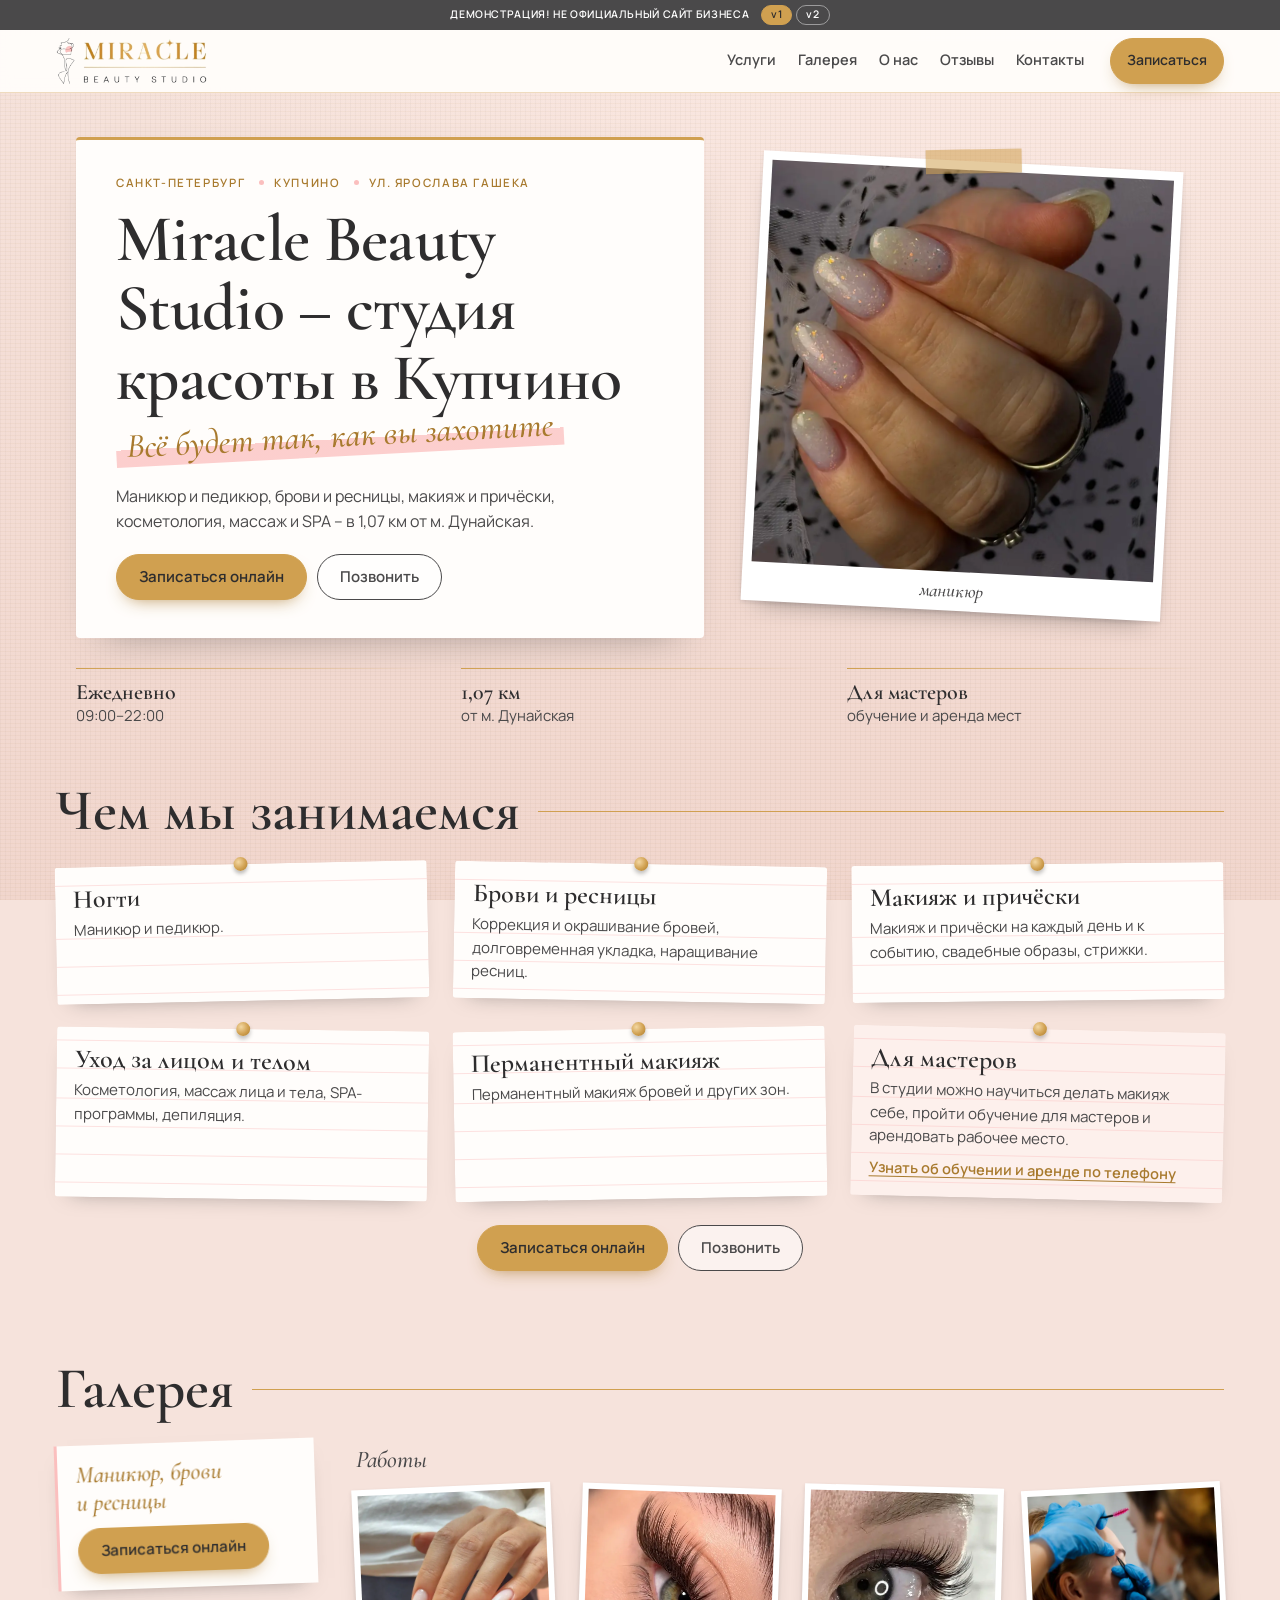
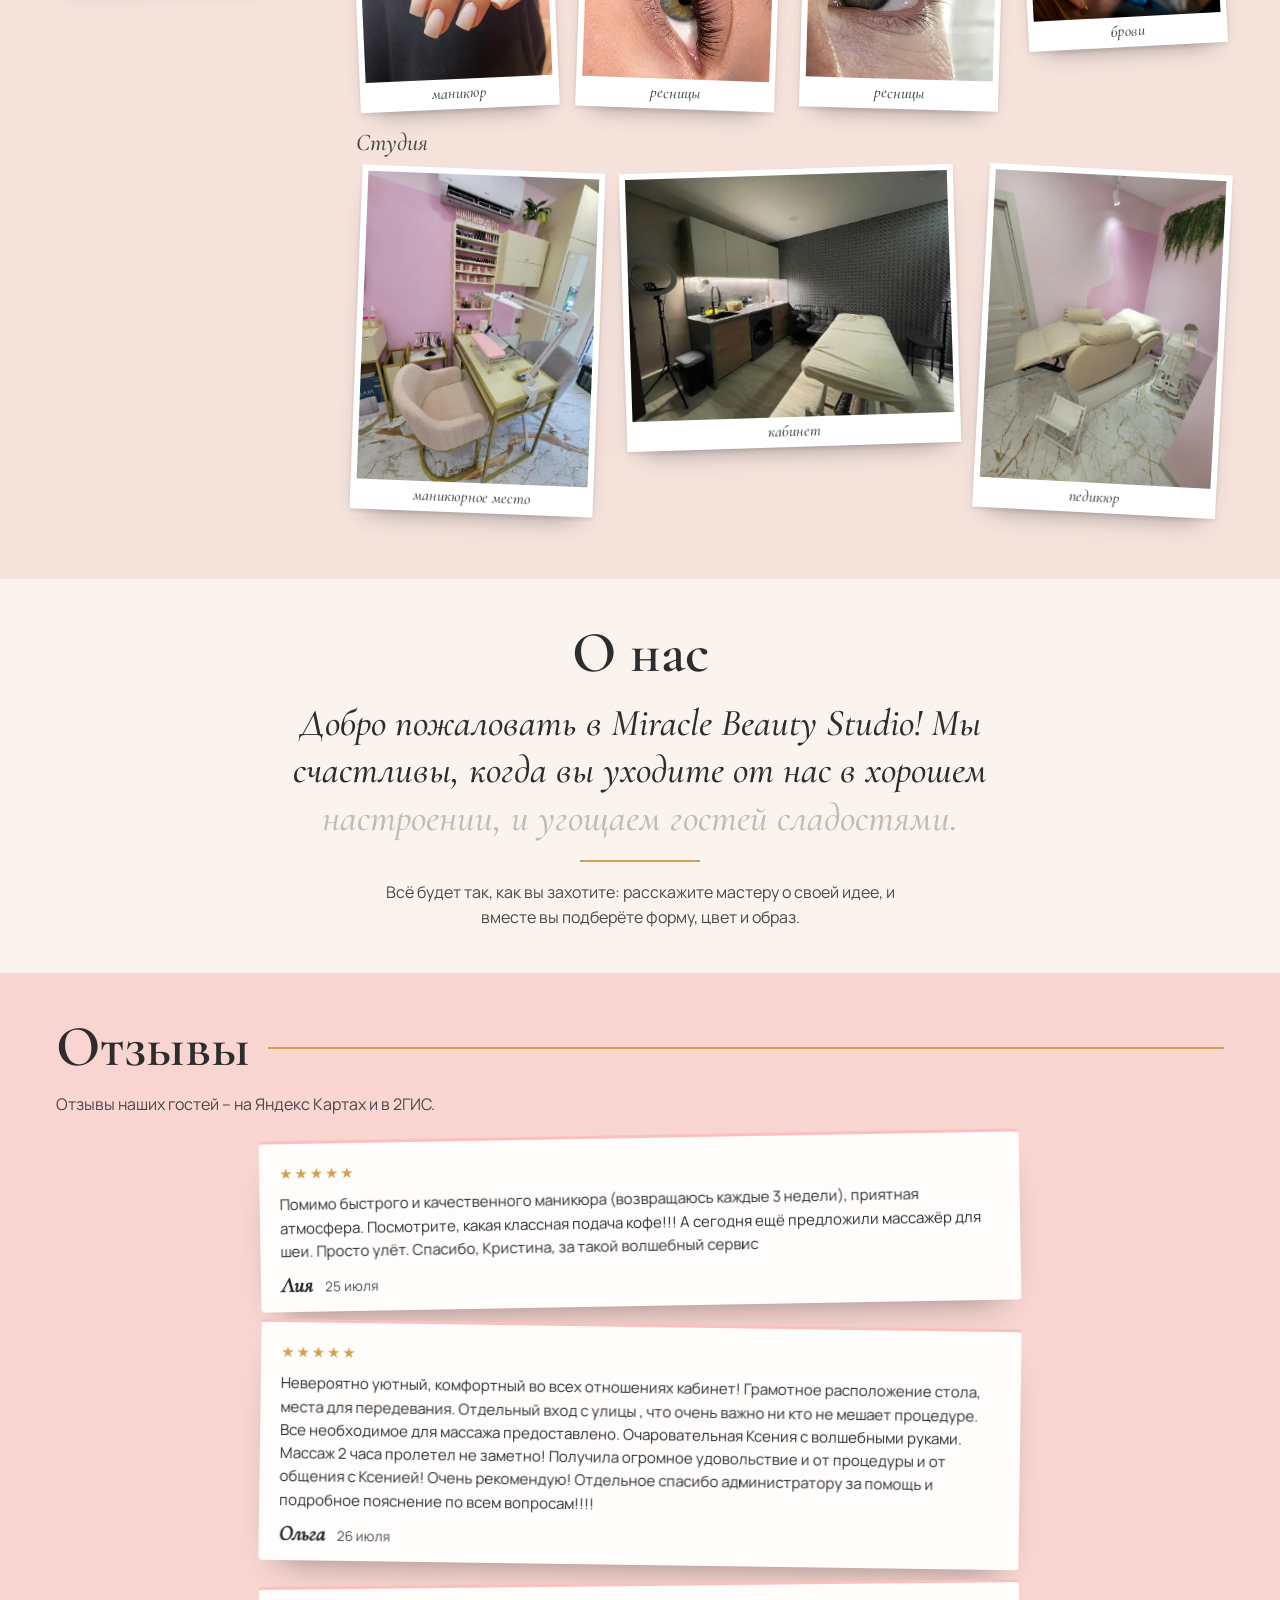
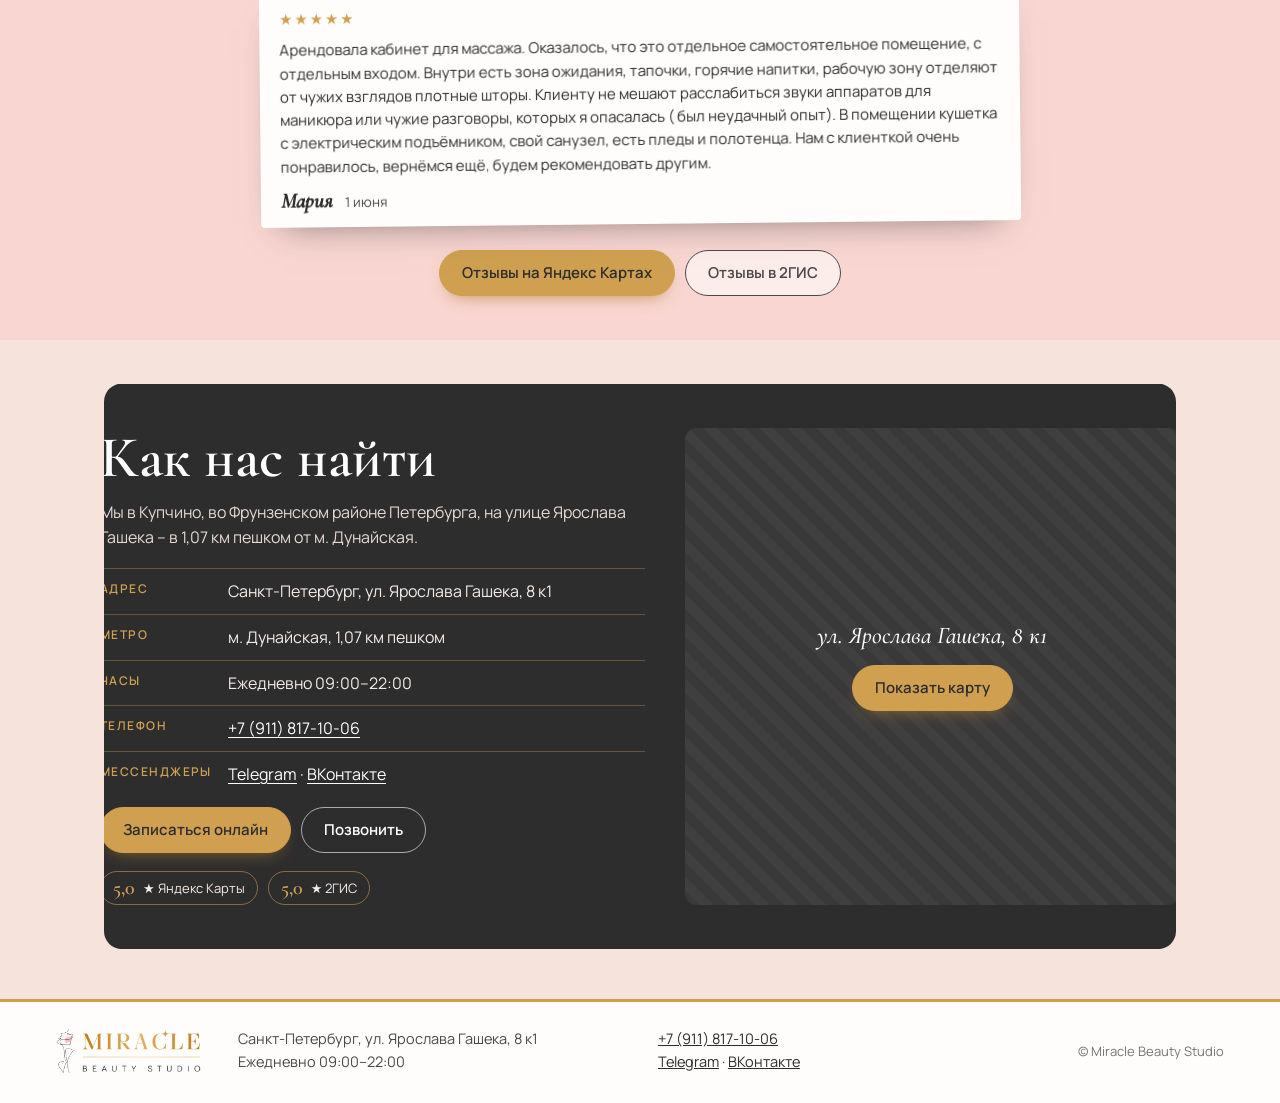
<file: index.html>
<!doctype html>
<html lang="ru">
<head>
<meta charset="utf-8">
<meta name="viewport" content="width=device-width, initial-scale=1.0">
<meta name="robots" content="noindex, nofollow">
<title>Miracle Beauty Studio · студия красоты в Купчино, Санкт-Петербург</title>
<meta name="description" content="Miracle Beauty Studio · студия красоты в Купчино: маникюр и педикюр, брови и ресницы, макияж и причёски, косметология, массаж и SPA рядом с м. Дунайская.">
<meta name="theme-color" content="#4A494A">
<link rel="icon" sizes="any" href="logos/favicon.ico">
<link rel="icon" type="image/png" sizes="32x32" href="logos/favicon-32x32.png">
<link rel="apple-touch-icon" sizes="180x180" href="logos/apple-touch-icon.png">
<link rel="preload" href="fonts/cormorant-italic-500.woff2" as="font" type="font/woff2" crossorigin>
<link rel="preload" href="fonts/manrope-400.woff2" as="font" type="font/woff2" crossorigin>
<link rel="preload" href="img/work-nails-glitter.webp" as="image" fetchpriority="high">
<link rel="stylesheet" href="css/fonts.css">
<link rel="stylesheet" href="css/styles.css">
<script>(function(h){if(window.matchMedia&&matchMedia('(prefers-reduced-motion: no-preference)').matches){h.classList.add('m-on');setTimeout(function(){if(!h.classList.contains('m-ready'))h.classList.remove('m-on');},2500);}})(document.documentElement);</script>
</head>
<body>
<div class="bg" aria-hidden="true"></div>
<div class="spot" aria-hidden="true"></div>

<div class="top">
  <div class="demo"><span>ДЕМОНСТРАЦИЯ! НЕ ОФИЦИАЛЬНЫЙ САЙТ БИЗНЕСА</span><nav class="sw" aria-label="Версии"><a href="./" aria-current="page">v1</a><a href="v2/">v2</a></nav></div>
  <header class="hd">
    <a class="sign" href="#top" aria-label="Miracle Beauty Studio, наверх"><img src="img/sign.webp" alt="Miracle Beauty Studio" width="537" height="162"></a>
    <nav class="nav" aria-label="Разделы">
      <a href="#services">Услуги</a><a href="#gallery">Галерея</a><a href="#about">О нас</a><a href="#reviews">Отзывы</a><a href="#contacts">Контакты</a>
    </nav>
    <a class="btn btn-gold hd-book" href="https://dikidi.net/65994" target="_blank" rel="noopener">Записаться</a>
    <button class="burger" type="button" aria-label="Меню" aria-expanded="false" aria-controls="menu"><span></span><span></span><span></span></button>
  </header>
  <nav class="menu" id="menu" aria-label="Меню">
    <a href="#services">Услуги</a><a href="#gallery">Галерея</a><a href="#about">О нас</a><a href="#reviews">Отзывы</a><a href="#contacts">Контакты</a>
  </nav>
</div>
<div class="top-sp" aria-hidden="true"></div>

<main id="top">
  <section class="hero" aria-label="Miracle Beauty Studio">
    <div class="hero-card">
      <p class="brow"><span>Санкт-Петербург</span><span>Купчино</span><span>ул. Ярослава Гашека</span></p>
      <h1 data-split>Miracle Beauty Studio – студия красоты в&nbsp;Купчино</h1>
      <p class="note" data-rv>Всё будет так, как вы&nbsp;захотите</p>
      <p class="lead" data-rv>Маникюр и педикюр, брови и ресницы, макияж и причёски, косметология, массаж и SPA – в 1,07 км от м. Дунайская.</p>
      <div class="ctas">
        <a class="btn btn-gold" href="https://dikidi.net/65994" target="_blank" rel="noopener">Записаться онлайн</a>
        <a class="btn btn-line" href="tel:+79118171006">Позвонить</a>
      </div>
    </div>
    <div class="hero-pic">
      <div class="tiltbox" data-tilt>
        <figure class="polaroid" style="--r:3deg">
          <span class="tape" aria-hidden="true"></span>
          <img src="img/work-nails-glitter.webp" alt="Молочный маникюр с золотым глиттером" width="900" height="900" fetchpriority="high">
          <figcaption>маникюр</figcaption>
        </figure>
      </div>
    </div>
    <ul class="facts" data-st>
      <li data-rv><i class="ln" data-ln></i><b>Ежедневно</b> 09:00–22:00</li>
      <li data-rv><i class="ln" data-ln></i><b>1,07 км</b> от м. Дунайская</li>
      <li data-rv><i class="ln" data-ln></i><b>Для мастеров</b> обучение и аренда мест</li>
    </ul>
  </section>

  <section class="sec services" id="services" data-tone="base">
    <div class="sec-head">
      <h2 data-split>Чем мы занимаемся</h2>
      <i class="rule" data-ln></i>
    </div>
    <div class="cards" data-st>
      <article class="card" data-rv style="--r:-1.2deg"><span class="pin" aria-hidden="true"></span><h3>Ногти</h3><p>Маникюр и педикюр.</p></article>
      <article class="card" data-rv style="--r:1deg"><span class="pin" aria-hidden="true"></span><h3>Брови и ресницы</h3><p>Коррекция и окрашивание бровей, долговременная укладка, наращивание ресниц.</p></article>
      <article class="card" data-rv style="--r:-.6deg"><span class="pin" aria-hidden="true"></span><h3>Макияж и причёски</h3><p>Макияж и причёски на каждый день и к событию, свадебные образы, стрижки.</p></article>
      <article class="card" data-rv style="--r:.8deg"><span class="pin" aria-hidden="true"></span><h3>Уход за лицом и телом</h3><p>Косметология, массаж лица и тела, SPA-программы, депиляция.</p></article>
      <article class="card" data-rv style="--r:-1deg"><span class="pin" aria-hidden="true"></span><h3>Перманентный макияж</h3><p>Перманентный макияж бровей и других зон.</p></article>
      <article class="card card-pro" data-rv style="--r:1.3deg"><span class="pin" aria-hidden="true"></span><h3>Для мастеров</h3><p>В студии можно научиться делать макияж себе, пройти обучение для мастеров и арендовать рабочее место.</p><a class="more" href="tel:+79118171006">Узнать об обучении и аренде по телефону</a></article>
    </div>
    <div class="ctas ctas-c" data-rv>
      <a class="btn btn-gold" href="https://dikidi.net/65994" target="_blank" rel="noopener">Записаться онлайн</a>
      <a class="btn btn-line" href="tel:+79118171006">Позвонить</a>
    </div>
  </section>

  <section class="sec gallery" id="gallery" data-tone="base">
    <div class="sec-head">
      <h2 data-split>Галерея</h2>
      <i class="rule" data-ln></i>
    </div>
    <div class="gal-wrap">
      <aside class="gal-note"><p>Маникюр, брови и&nbsp;ресницы</p><a class="btn btn-gold" href="https://dikidi.net/65994" target="_blank" rel="noopener">Записаться онлайн</a></aside>
      <div class="gal">
        <h3 class="gal-t">Работы</h3>
        <div class="grid grid-works" data-st>
          <figure class="polaroid" data-pin style="--r:-2.5deg"><img src="img/work-nails-milky.webp" alt="Молочно-розовый маникюр" width="900" height="900" loading="lazy"><figcaption>маникюр</figcaption></figure>
          <figure class="polaroid" data-pin style="--r:2deg"><img src="img/work-lashes-volume.webp" alt="Объёмное наращивание ресниц" width="735" height="735" loading="lazy"><figcaption>ресницы</figcaption></figure>
          <figure class="polaroid" data-pin style="--r:1.6deg"><img src="img/work-lashes-natural.webp" alt="Натуральные ресницы крупным планом" width="601" height="601" loading="lazy"><figcaption>ресницы</figcaption></figure>
          <figure class="polaroid" data-pin style="--r:-3deg"><img src="img/work-brows.webp" alt="Мастер работает с бровями" width="900" height="600" loading="lazy"><figcaption>брови</figcaption></figure>
        </div>
        <h3 class="gal-t">Студия</h3>
        <div class="grid grid-place" data-st>
          <figure class="polaroid" data-pin style="--r:2.2deg"><img src="img/interior-manicure.webp" alt="Розовое маникюрное место с золотым столом" width="675" height="900" loading="lazy"><figcaption>маникюрное место</figcaption></figure>
          <figure class="polaroid" data-pin style="--r:-1.8deg"><img src="img/interior-cabinet.webp" alt="Кабинет с кушеткой" width="900" height="675" loading="lazy"><figcaption>кабинет</figcaption></figure>
          <figure class="polaroid" style="--r:3deg"><img src="img/interior-pedicure.webp" alt="Педикюрное кресло в розовой комнате" width="675" height="900" loading="lazy"><figcaption>педикюр</figcaption></figure>
        </div>
      </div>
    </div>
  </section>

  <section class="sec about" id="about" data-tone="cream">
    <div class="about-in">
      <h2 data-split>О нас</h2>
      <p class="motto" data-glow>Добро пожаловать в Miracle Beauty Studio! Мы счастливы, когда вы уходите от нас в хорошем настроении, и угощаем гостей сладостями.</p>
      <i class="rule" data-ln></i>
      <p class="about-p" data-rv>Всё будет так, как вы захотите: расскажите мастеру о своей идее, и вместе вы подберёте форму, цвет и образ.</p>
    </div>
  </section>

  <section class="sec reviews" id="reviews" data-tone="rose">
    <div class="sec-head">
      <h2 data-split>Отзывы</h2>
      <i class="rule" data-ln></i>
    </div>
    <p class="sec-lead" data-rv>Отзывы наших гостей – на Яндекс Картах и в 2ГИС.</p>
    <div class="stack">
      <blockquote class="rv" style="--r:-1deg;--k:0">
        <p class="stars" aria-label="5 из 5">★★★★★</p>
        <p>Помимо быстрого и качественного маникюра (возвращаюсь каждые 3 недели), приятная атмосфера. Посмотрите, какая классная подача кофе!!! А сегодня ещё предложили массажёр для шеи. Просто улёт. Спасибо, Кристина, за такой волшебный сервис</p>
        <footer><b>Лия</b><time>25 июля</time></footer>
      </blockquote>
      <blockquote class="rv" style="--r:.8deg;--k:1">
        <p class="stars" aria-label="5 из 5">★★★★★</p>
        <p>Невероятно уютный, комфортный во всех отношениях кабинет! Грамотное расположение стола, места для передевания. Отдельный вход с улицы , что очень важно ни кто не мешает процедуре. Все необходимое для массажа предоставлено. Очаровательная Ксения с волшебными руками. Массаж 2 часа пролетел не заметно! Получила огромное удовольствие и от процедуры и от общения с Ксенией! Очень рекомендую! Отдельное спасибо администратору за помощь и подробное пояснение по всем вопросам!!!!</p>
        <footer><b>Ольга</b><time>26 июля</time></footer>
      </blockquote>
      <blockquote class="rv" style="--r:-.6deg;--k:2">
        <p class="stars" aria-label="5 из 5">★★★★★</p>
        <p>Арендовала кабинет для массажа. Оказалось, что это отдельное самостоятельное помещение, с отдельным входом. Внутри есть зона ожидания, тапочки, горячие напитки, рабочую зону отделяют от чужих взглядов плотные шторы. Клиенту не мешают расслабиться звуки аппаратов для маникюра или чужие разговоры, которых я опасалась ( был неудачный опыт). В помещении кушетка с электрическим подъёмником, свой санузел, есть пледы и полотенца. Нам с клиенткой очень понравилось, вернёмся ещё, будем рекомендовать другим.</p>
        <footer><b>Мария</b><time>1 июня</time></footer>
      </blockquote>
    </div>
    <div class="ctas ctas-c" data-rv>
      <a class="btn btn-gold" href="https://yandex.com/maps/org/miracle_beauty_studio/235763896888/reviews/" target="_blank" rel="noopener">Отзывы на Яндекс Картах</a>
      <a class="btn btn-line" href="https://2gis.ru/spb/firm/70000001048363873/tab/reviews" target="_blank" rel="noopener">Отзывы в 2ГИС</a>
    </div>
  </section>

  <section class="sec contacts" id="contacts" data-tone="dark">
    <div class="panel" data-panel>
      <div class="c-info">
        <h2 data-split>Как нас найти</h2>
        <p class="c-lead" data-rv>Мы в Купчино, во Фрунзенском районе Петербурга, на улице Ярослава Гашека – в 1,07 км пешком от м. Дунайская.</p>
        <dl class="c-list" data-st>
          <div data-rv><dt>Адрес</dt><dd>Санкт-Петербург, ул. Ярослава Гашека, 8 к1</dd></div>
          <div data-rv><dt>Метро</dt><dd>м. Дунайская, 1,07 км пешком</dd></div>
          <div data-rv><dt>Часы</dt><dd>Ежедневно 09:00–22:00</dd></div>
          <div data-rv><dt>Телефон</dt><dd><a href="tel:+79118171006">+7 (911) 817-10-06</a></dd></div>
          <div data-rv><dt>Мессенджеры</dt><dd><a href="https://t.me/miracle_beauty_studio_spb" target="_blank" rel="noopener">Telegram</a> · <a href="https://vk.com/miracle_beauty.studio" target="_blank" rel="noopener">ВКонтакте</a></dd></div>
        </dl>
        <div class="ctas">
          <a class="btn btn-gold" href="https://dikidi.net/65994" target="_blank" rel="noopener">Записаться онлайн</a>
          <a class="btn btn-ghost" href="tel:+79118171006">Позвонить</a>
        </div>
        <div class="badges">
          <a class="badge" href="https://yandex.com/maps/org/miracle_beauty_studio/235763896888/reviews/" target="_blank" rel="noopener"><b>5,0</b><span>★ Яндекс Карты</span></a>
          <a class="badge" href="https://2gis.ru/spb/firm/70000001048363873/tab/reviews" target="_blank" rel="noopener"><b>5,0</b><span>★ 2ГИС</span></a>
        </div>
      </div>
      <div class="map">
        <div class="map-ph">
          <p>ул. Ярослава Гашека, 8 к1</p>
          <button class="btn btn-gold" type="button" data-map="https://yandex.ru/map-widget/v1/?oid=235763896888&amp;z=16">Показать карту</button>
        </div>
      </div>
    </div>
  </section>
</main>

<footer class="ft">
  <div class="ft-in">
    <img class="ft-logo" src="img/sign.webp" alt="Miracle Beauty Studio" width="537" height="162" loading="lazy">
    <p>Санкт-Петербург, ул. Ярослава Гашека, 8 к1<br>Ежедневно 09:00–22:00</p>
    <p><a href="tel:+79118171006">+7 (911) 817-10-06</a><br><a href="https://t.me/miracle_beauty_studio_spb" target="_blank" rel="noopener">Telegram</a> · <a href="https://vk.com/miracle_beauty.studio" target="_blank" rel="noopener">ВКонтакте</a></p>
    <p class="copy">© Miracle Beauty Studio</p>
  </div>
</footer>
<script src="js/motion.js" defer></script>
</body>
</html>
</file>
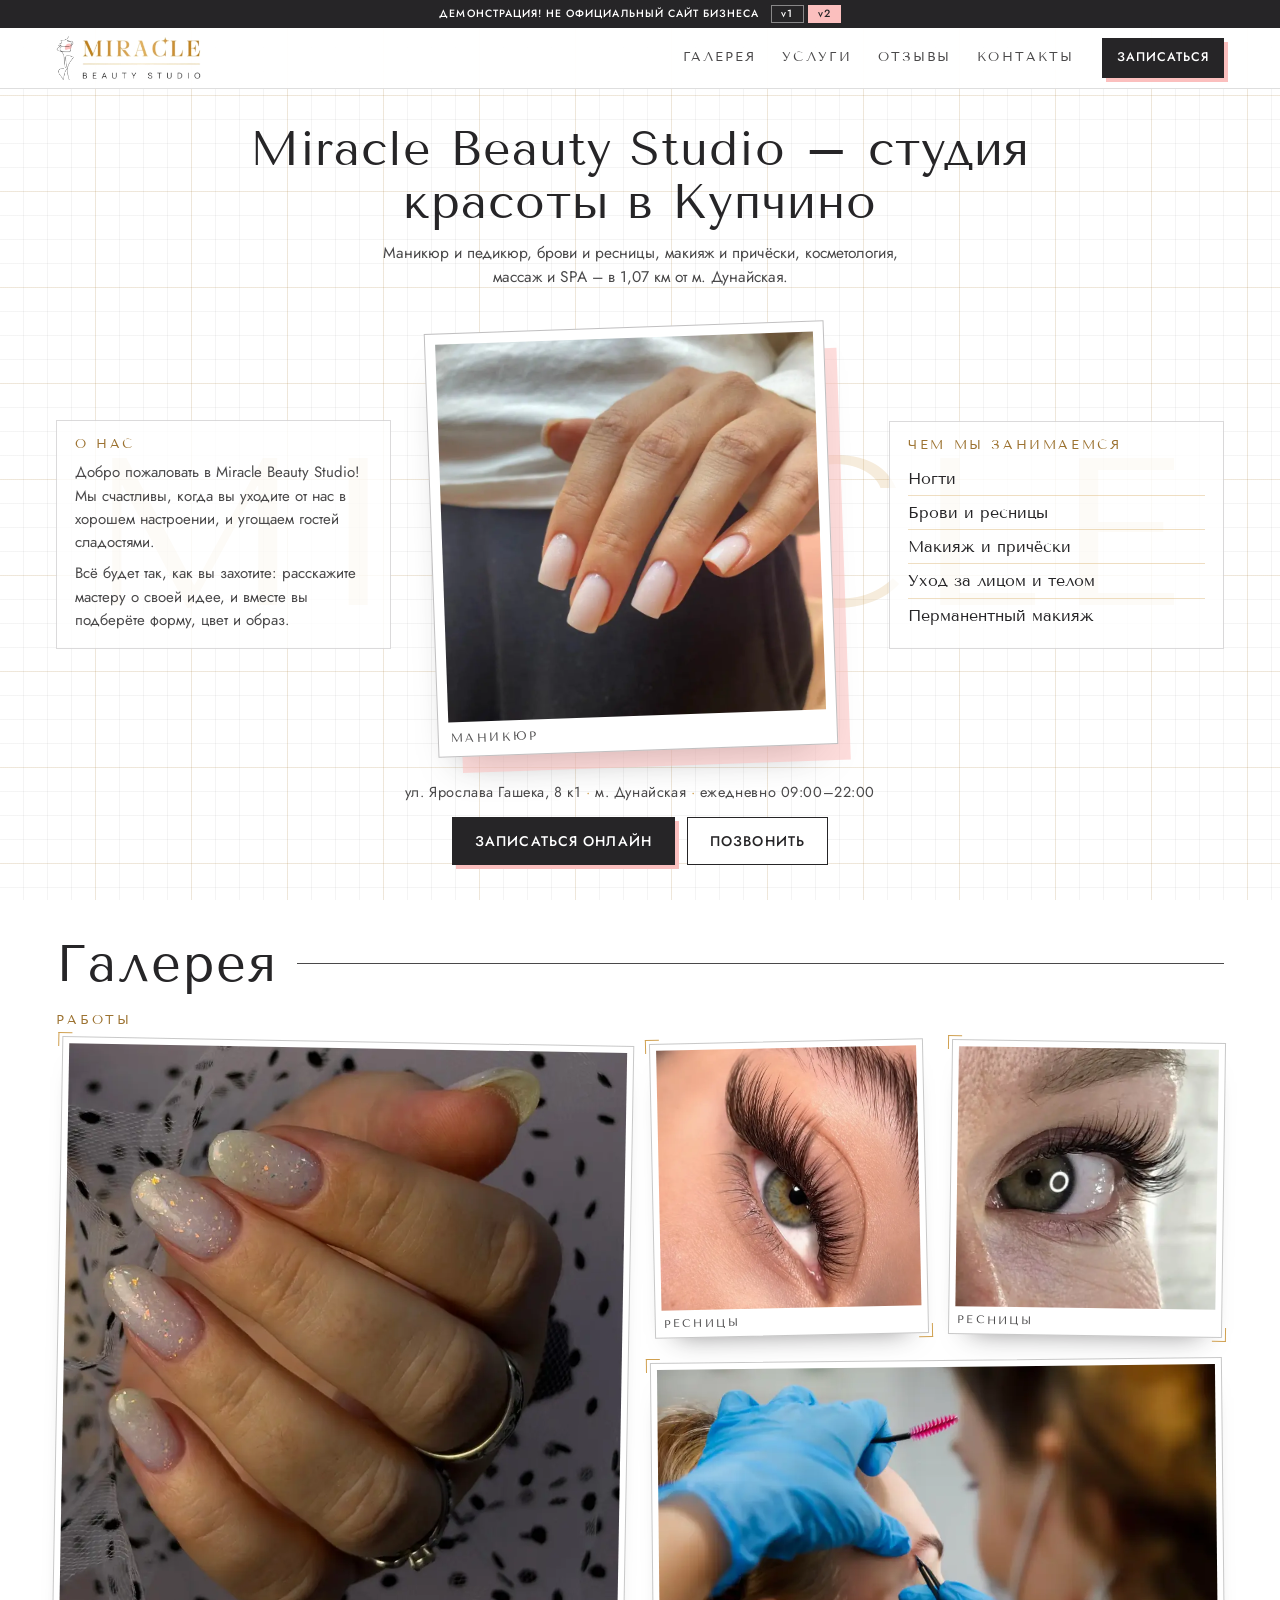
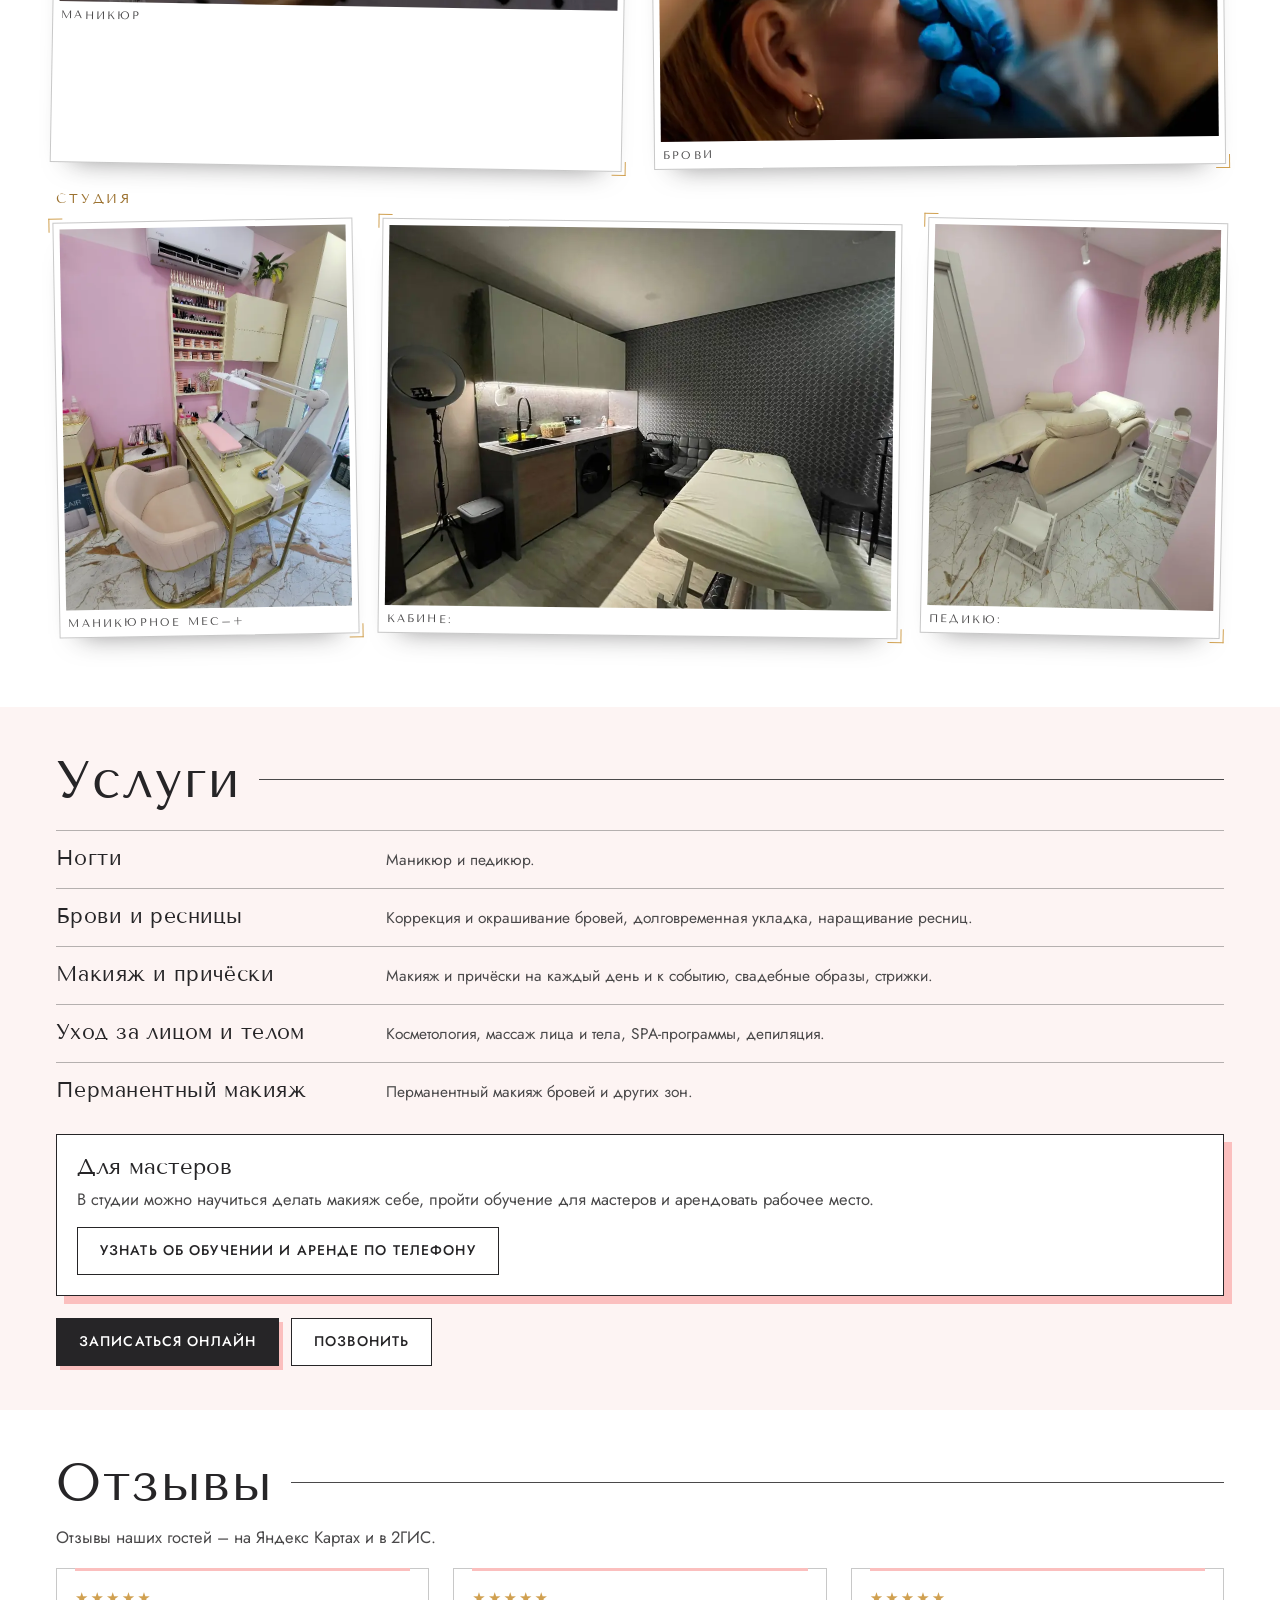
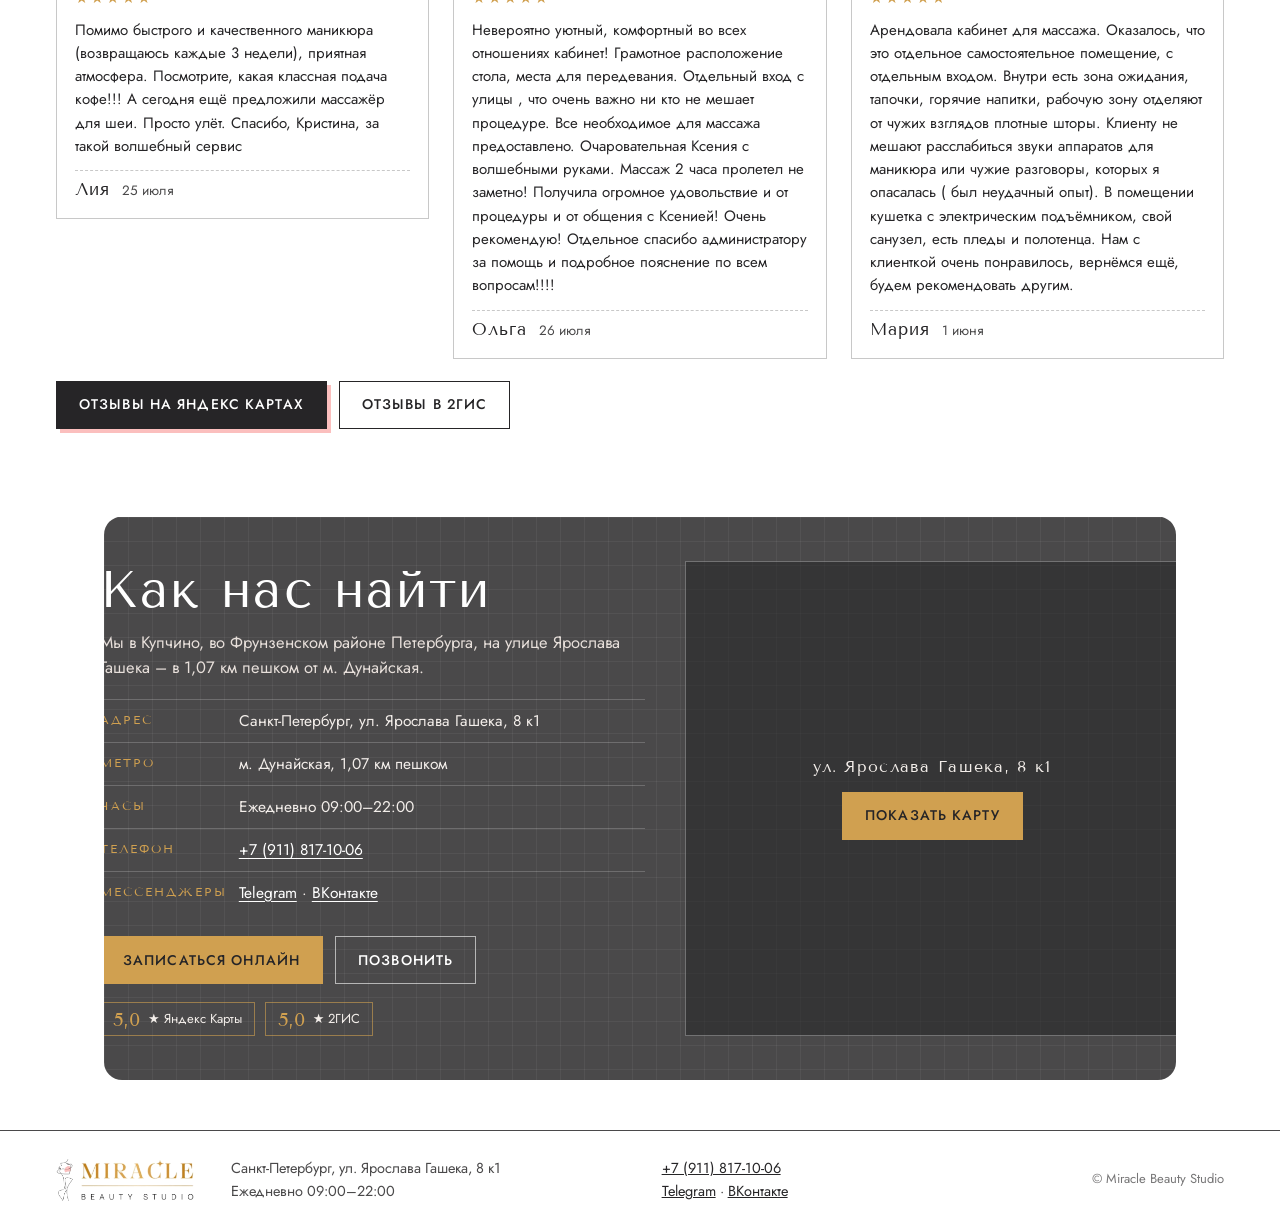
<file: v2/index.html>
<!doctype html>
<html lang="ru">
<head>
<meta charset="utf-8">
<meta name="viewport" content="width=device-width, initial-scale=1.0">
<meta name="robots" content="noindex, nofollow">
<title>Miracle Beauty Studio · студия красоты в Купчино, Санкт-Петербург</title>
<meta name="description" content="Miracle Beauty Studio · студия красоты в Купчино: маникюр и педикюр, брови и ресницы, макияж и причёски, косметология, массаж и SPA рядом с м. Дунайская.">
<meta name="theme-color" content="#4A494A">
<link rel="icon" sizes="any" href="logos/favicon.ico">
<link rel="icon" type="image/png" sizes="32x32" href="logos/favicon-32x32.png">
<link rel="apple-touch-icon" sizes="180x180" href="logos/apple-touch-icon.png">
<link rel="preload" href="fonts/tenor-400.woff2" as="font" type="font/woff2" crossorigin>
<link rel="preload" href="fonts/jost-400.woff2" as="font" type="font/woff2" crossorigin>
<link rel="preload" href="img/work-nails-milky.webp" as="image" fetchpriority="high">
<link rel="stylesheet" href="css/fonts.css">
<link rel="stylesheet" href="css/styles.css">
<script>(function(h){if(window.matchMedia&&matchMedia('(prefers-reduced-motion: no-preference)').matches){h.classList.add('m-on');setTimeout(function(){if(!h.classList.contains('m-ready'))h.classList.remove('m-on');},2500);}})(document.documentElement);</script>
</head>
<body>
<div class="bg" aria-hidden="true"></div>
<div class="spot" aria-hidden="true"></div>

<div class="top">
  <div class="demo"><span>ДЕМОНСТРАЦИЯ! НЕ ОФИЦИАЛЬНЫЙ САЙТ БИЗНЕСА</span><nav class="sw" aria-label="Версии"><a href="../">v1</a><a href="./" aria-current="page">v2</a></nav></div>
  <header class="hd">
    <a class="sign" href="#top" aria-label="Miracle Beauty Studio, наверх"><img src="img/sign.webp" alt="Miracle Beauty Studio" width="537" height="162"></a>
    <nav class="nav" aria-label="Разделы">
      <a href="#gallery">Галерея</a><a href="#services">Услуги</a><a href="#reviews">Отзывы</a><a href="#contacts">Контакты</a>
    </nav>
    <a class="btn btn-dark hd-book" href="https://dikidi.net/65994" target="_blank" rel="noopener">Записаться</a>
    <button class="burger" type="button" aria-label="Меню" aria-expanded="false" aria-controls="menu"><span></span><span></span></button>
    <i class="progress" aria-hidden="true"></i>
  </header>
  <nav class="menu" id="menu" aria-label="Меню">
    <a href="#gallery">Галерея</a><a href="#services">Услуги</a><a href="#reviews">Отзывы</a><a href="#contacts">Контакты</a>
  </nav>
</div>
<div class="top-sp" aria-hidden="true"></div>

<main id="top">
  <section class="hero" aria-label="Miracle Beauty Studio">
    <div class="h-title">
      <h1 data-split>Miracle Beauty Studio – студия красоты в&nbsp;Купчино</h1>
      <p class="lead">Маникюр и педикюр, брови и ресницы, макияж и причёски, косметология, массаж и SPA – в 1,07 км от м. Дунайская.</p>
    </div>
    <div class="h-stage">
      <span class="word" aria-hidden="true">MIRACLE</span>
      <div class="frame-wrap" data-tilt>
        <figure class="frame" style="--r:-2deg">
          <img src="img/work-nails-milky.webp" alt="Молочно-розовый маникюр" width="900" height="900" fetchpriority="high">
          <figcaption data-mark><span class="vh">маникюр</span><span class="nz" aria-hidden="true">маникюр</span></figcaption>
        </figure>
      </div>
    </div>
    <div class="h-col h-about" data-rv>
      <h2 class="col-t">О нас</h2>
      <p>Добро пожаловать в Miracle Beauty Studio! Мы счастливы, когда вы уходите от нас в хорошем настроении, и угощаем гостей сладостями.</p>
      <p>Всё будет так, как вы захотите: расскажите мастеру о своей идее, и вместе вы подберёте форму, цвет и образ.</p>
    </div>
    <div class="h-col h-serv" data-rv>
      <h2 class="col-t">Чем мы занимаемся</h2>
      <ul>
        <li>Ногти</li><li>Брови и ресницы</li><li>Макияж и причёски</li><li>Уход за лицом и телом</li><li>Перманентный макияж</li>
      </ul>
    </div>
    <div class="h-base">
      <p class="addr">ул. Ярослава Гашека, 8 к1 <span>·</span> м. Дунайская <span>·</span> ежедневно 09:00–22:00</p>
      <div class="ctas">
        <a class="btn btn-dark" href="https://dikidi.net/65994" target="_blank" rel="noopener">Записаться онлайн</a>
        <a class="btn btn-line" href="tel:+79118171006">Позвонить</a>
      </div>
    </div>
  </section>

  <section class="sec gallery" id="gallery">
    <div class="sec-head"><h2 data-split>Галерея</h2><i class="rule" data-ln></i></div>
    <h3 class="sub">Работы</h3>
    <div class="g g-works" data-st>
      <figure class="ph ph-big" data-rv style="--r:1deg"><img src="img/work-nails-glitter.webp" alt="Молочный маникюр с золотым глиттером" width="900" height="900" loading="lazy"><figcaption data-mark><span class="vh">маникюр</span><span class="nz" aria-hidden="true">маникюр</span></figcaption></figure>
      <figure class="ph" data-rv style="--r:-1.2deg"><img src="img/work-lashes-volume.webp" alt="Объёмное наращивание ресниц" width="735" height="735" loading="lazy"><figcaption data-mark><span class="vh">ресницы</span><span class="nz" aria-hidden="true">ресницы</span></figcaption></figure>
      <figure class="ph" data-rv style="--r:.8deg"><img src="img/work-lashes-natural.webp" alt="Натуральные ресницы крупным планом" width="601" height="601" loading="lazy"><figcaption data-mark><span class="vh">ресницы</span><span class="nz" aria-hidden="true">ресницы</span></figcaption></figure>
      <figure class="ph ph-wide" data-rv style="--r:-.6deg"><img src="img/work-brows.webp" alt="Мастер работает с бровями" width="900" height="600" loading="lazy"><figcaption data-mark><span class="vh">брови</span><span class="nz" aria-hidden="true">брови</span></figcaption></figure>
    </div>
    <h3 class="sub">Студия</h3>
    <div class="g g-place" data-st>
      <figure class="ph" data-rv style="--r:-1deg"><img src="img/interior-manicure.webp" alt="Розовое маникюрное место с золотым столом" width="675" height="900" loading="lazy"><figcaption data-mark><span class="vh">маникюрное место</span><span class="nz" aria-hidden="true">маникюрное место</span></figcaption></figure>
      <figure class="ph ph-land" data-rv style="--r:.7deg"><img src="img/interior-cabinet.webp" alt="Кабинет с кушеткой" width="900" height="675" loading="lazy"><figcaption data-mark><span class="vh">кабинет</span><span class="nz" aria-hidden="true">кабинет</span></figcaption></figure>
      <figure class="ph" data-rv style="--r:1.2deg"><img src="img/interior-pedicure.webp" alt="Педикюрное кресло в розовой комнате" width="675" height="900" loading="lazy"><figcaption data-mark><span class="vh">педикюр</span><span class="nz" aria-hidden="true">педикюр</span></figcaption></figure>
    </div>
  </section>

  <section class="sec services" id="services">
    <div class="sec-head"><h2 data-split>Услуги</h2><i class="rule" data-ln></i></div>
    <dl class="rows" data-st>
      <div class="row" data-rv><i class="rl" data-ln></i><dt>Ногти</dt><dd>Маникюр и педикюр.</dd></div>
      <div class="row" data-rv><i class="rl" data-ln></i><dt>Брови и ресницы</dt><dd>Коррекция и окрашивание бровей, долговременная укладка, наращивание ресниц.</dd></div>
      <div class="row" data-rv><i class="rl" data-ln></i><dt>Макияж и причёски</dt><dd>Макияж и причёски на каждый день и к событию, свадебные образы, стрижки.</dd></div>
      <div class="row" data-rv><i class="rl" data-ln></i><dt>Уход за лицом и телом</dt><dd>Косметология, массаж лица и тела, SPA-программы, депиляция.</dd></div>
      <div class="row" data-rv><i class="rl" data-ln></i><dt>Перманентный макияж</dt><dd>Перманентный макияж бровей и других зон.</dd></div>
    </dl>
    <div class="pro" data-rv>
      <h3>Для мастеров</h3>
      <p>В студии можно научиться делать макияж себе, пройти обучение для мастеров и арендовать рабочее место.</p>
      <a class="btn btn-line" href="tel:+79118171006">Узнать об обучении и аренде по телефону</a>
    </div>
    <div class="ctas" data-rv>
      <a class="btn btn-dark" href="https://dikidi.net/65994" target="_blank" rel="noopener">Записаться онлайн</a>
      <a class="btn btn-line" href="tel:+79118171006">Позвонить</a>
    </div>
  </section>

  <section class="sec reviews" id="reviews">
    <div class="sec-head"><h2 data-split>Отзывы</h2><i class="rule" data-ln></i></div>
    <p class="sec-lead" data-rv>Отзывы наших гостей – на Яндекс Картах и в 2ГИС.</p>
    <div class="rvs" data-st>
      <blockquote class="rv" data-rv>
        <p class="stars" aria-label="5 из 5">★★★★★</p>
        <p>Помимо быстрого и качественного маникюра (возвращаюсь каждые 3 недели), приятная атмосфера. Посмотрите, какая классная подача кофе!!! А сегодня ещё предложили массажёр для шеи. Просто улёт. Спасибо, Кристина, за такой волшебный сервис</p>
        <footer><b>Лия</b><time>25 июля</time></footer>
      </blockquote>
      <blockquote class="rv" data-rv>
        <p class="stars" aria-label="5 из 5">★★★★★</p>
        <p>Невероятно уютный, комфортный во всех отношениях кабинет! Грамотное расположение стола, места для передевания. Отдельный вход с улицы , что очень важно ни кто не мешает процедуре. Все необходимое для массажа предоставлено. Очаровательная Ксения с волшебными руками. Массаж 2 часа пролетел не заметно! Получила огромное удовольствие и от процедуры и от общения с Ксенией! Очень рекомендую! Отдельное спасибо администратору за помощь и подробное пояснение по всем вопросам!!!!</p>
        <footer><b>Ольга</b><time>26 июля</time></footer>
      </blockquote>
      <blockquote class="rv" data-rv>
        <p class="stars" aria-label="5 из 5">★★★★★</p>
        <p>Арендовала кабинет для массажа. Оказалось, что это отдельное самостоятельное помещение, с отдельным входом. Внутри есть зона ожидания, тапочки, горячие напитки, рабочую зону отделяют от чужих взглядов плотные шторы. Клиенту не мешают расслабиться звуки аппаратов для маникюра или чужие разговоры, которых я опасалась ( был неудачный опыт). В помещении кушетка с электрическим подъёмником, свой санузел, есть пледы и полотенца. Нам с клиенткой очень понравилось, вернёмся ещё, будем рекомендовать другим.</p>
        <footer><b>Мария</b><time>1 июня</time></footer>
      </blockquote>
    </div>
    <div class="ctas" data-rv>
      <a class="btn btn-dark" href="https://yandex.com/maps/org/miracle_beauty_studio/235763896888/reviews/" target="_blank" rel="noopener">Отзывы на Яндекс Картах</a>
      <a class="btn btn-line" href="https://2gis.ru/spb/firm/70000001048363873/tab/reviews" target="_blank" rel="noopener">Отзывы в 2ГИС</a>
    </div>
  </section>

  <section class="sec contacts" id="contacts">
    <div class="panel" data-panel>
      <div class="c-info">
        <h2 data-split>Как нас найти</h2>
        <p class="c-lead" data-rv>Мы в Купчино, во Фрунзенском районе Петербурга, на улице Ярослава Гашека – в 1,07 км пешком от м. Дунайская.</p>
        <table class="spec" data-rv>
          <tr><th scope="row">Адрес</th><td>Санкт-Петербург, ул. Ярослава Гашека, 8 к1</td></tr>
          <tr><th scope="row">Метро</th><td>м. Дунайская, 1,07 км пешком</td></tr>
          <tr><th scope="row">Часы</th><td>Ежедневно 09:00–22:00</td></tr>
          <tr><th scope="row">Телефон</th><td><a href="tel:+79118171006">+7 (911) 817-10-06</a></td></tr>
          <tr><th scope="row">Мессенджеры</th><td><a href="https://t.me/miracle_beauty_studio_spb" target="_blank" rel="noopener">Telegram</a> · <a href="https://vk.com/miracle_beauty.studio" target="_blank" rel="noopener">ВКонтакте</a></td></tr>
        </table>
        <div class="ctas">
          <a class="btn btn-gold" href="https://dikidi.net/65994" target="_blank" rel="noopener">Записаться онлайн</a>
          <a class="btn btn-ghost" href="tel:+79118171006">Позвонить</a>
        </div>
        <div class="badges">
          <a class="badge" href="https://yandex.com/maps/org/miracle_beauty_studio/235763896888/reviews/" target="_blank" rel="noopener"><b>5,0</b><span>★ Яндекс Карты</span></a>
          <a class="badge" href="https://2gis.ru/spb/firm/70000001048363873/tab/reviews" target="_blank" rel="noopener"><b>5,0</b><span>★ 2ГИС</span></a>
        </div>
      </div>
      <div class="map">
        <div class="map-ph">
          <p>ул. Ярослава Гашека, 8 к1</p>
          <button class="btn btn-gold" type="button" data-map="https://yandex.ru/map-widget/v1/?oid=235763896888&amp;z=16">Показать карту</button>
        </div>
      </div>
    </div>
  </section>
</main>

<footer class="ft">
  <div class="ft-in">
    <img class="ft-logo" src="img/sign.webp" alt="Miracle Beauty Studio" width="537" height="162" loading="lazy">
    <p>Санкт-Петербург, ул. Ярослава Гашека, 8 к1<br>Ежедневно 09:00–22:00</p>
    <p><a href="tel:+79118171006">+7 (911) 817-10-06</a><br><a href="https://t.me/miracle_beauty_studio_spb" target="_blank" rel="noopener">Telegram</a> · <a href="https://vk.com/miracle_beauty.studio" target="_blank" rel="noopener">ВКонтакте</a></p>
    <p class="copy">© Miracle Beauty Studio</p>
  </div>
</footer>
<script src="js/motion.js" defer></script>
</body>
</html>
</file>
<file: css/fonts.css>
@font-face{font-family:"Cormorant Garamond";src:url(../fonts/cormorant-italic-500.woff2) format("woff2");font-style:italic;font-weight:500;font-display:swap}
@font-face{font-family:"Cormorant Garamond";src:url(../fonts/cormorant-600.woff2) format("woff2");font-style:normal;font-weight:600;font-display:swap}
@font-face{font-family:"Manrope";src:url(../fonts/manrope-400.woff2) format("woff2");font-style:normal;font-weight:400;font-display:swap}
@font-face{font-family:"Manrope";src:url(../fonts/manrope-600.woff2) format("woff2");font-style:normal;font-weight:600;font-display:swap}
</file>
<file: css/styles.css>
:root{
  --gold:#D0A050;--gold-d:#A87A2E;--blush:#FBBFBE;--graph:#4A494A;--ink:#2E2D2E;
  --board:#F6E3DC;--board2:#F1D6CD;--cream:#FBF4EE;--paper:#FFFDFB;
  --serif:"Cormorant Garamond",Georgia,serif;--sans:"Manrope",system-ui,sans-serif;
  --ease:cubic-bezier(.16,1,.3,1);--top-h:108px;--pad:clamp(16px,4.5vw,56px);
}
*,*::before,*::after{box-sizing:border-box}
html{scroll-behavior:smooth;-webkit-text-size-adjust:100%}
body{margin:0;font:400 16px/1.55 var(--sans);color:var(--ink);background:var(--board);overflow-x:clip}
img{display:block;max-width:100%;height:auto}
a{color:inherit}
h1,h2,h3{margin:0;font-weight:600;font-family:var(--serif);line-height:1.05}
section[id]{scroll-margin-top:calc(var(--top-h) + 8px)}

/* board: linen in CSS on a fixed layer */
.bg{position:fixed;inset:0;z-index:-2;background:
  repeating-linear-gradient(0deg,rgba(168,122,46,.05) 0 1px,transparent 1px 4px),
  repeating-linear-gradient(90deg,rgba(74,73,74,.035) 0 1px,transparent 1px 5px),
  radial-gradient(120% 80% at 80% 0%,#FBE9E3 0,transparent 60%),
  linear-gradient(180deg,var(--board),var(--board2))}
.spot{position:fixed;left:0;top:0;width:600px;height:600px;z-index:-1;pointer-events:none;border-radius:50%;
  background:radial-gradient(closest-side,rgba(255,248,236,.75),rgba(255,248,236,0));opacity:0;transition:opacity .6s}
.spot.on{opacity:1}

/* demo strip + header */
.top{position:fixed;left:0;right:0;top:0;z-index:50}
.top-sp{height:var(--top-h)}
.demo{display:flex;align-items:center;justify-content:center;gap:12px;flex-wrap:wrap;padding:5px 10px;background:var(--graph);color:#fff;font:600 10.5px/1.3 var(--sans);letter-spacing:.06em;text-align:center}
.sw{display:inline-flex;gap:4px}
.sw a{padding:2px 9px;border:1px solid rgba(255,255,255,.45);border-radius:20px;text-decoration:none;font-weight:600}
.sw a[aria-current]{background:var(--gold);border-color:var(--gold);color:var(--ink)}
.hd{display:flex;align-items:center;gap:18px;padding:8px var(--pad);background:rgba(255,253,251,.94);border-bottom:1px solid rgba(208,160,80,.35);backdrop-filter:blur(6px)}
.sign img{height:40px;width:auto}
.nav{display:none;gap:22px;margin-left:auto}
.nav a{text-decoration:none;font-size:14.5px;font-weight:600;color:var(--graph)}
.nav a:hover{color:var(--gold-d)}
.hd-book{margin-left:auto;padding:9px 16px!important;font-size:14px!important}
.burger{display:flex;flex-direction:column;justify-content:center;gap:5px;width:42px;height:42px;padding:0 10px;border:1px solid rgba(74,73,74,.3);border-radius:50%;background:#fff;cursor:pointer;flex:none}
.burger span{display:block;height:1.6px;background:var(--graph);border-radius:2px;transition:transform .3s var(--ease),opacity .3s}
.burger[aria-expanded=true] span:nth-child(1){transform:translateY(6.6px) rotate(45deg)}
.burger[aria-expanded=true] span:nth-child(2){opacity:0}
.burger[aria-expanded=true] span:nth-child(3){transform:translateY(-6.6px) rotate(-45deg)}
.menu{display:none;flex-direction:column;background:var(--paper);border-bottom:1px solid rgba(208,160,80,.4);padding:6px var(--pad) 14px;box-shadow:0 18px 30px -20px rgba(46,45,46,.4)}
.menu.open{display:flex}
.menu a{padding:12px 0;border-bottom:1px dashed rgba(208,160,80,.45);text-decoration:none;font:500 italic 24px/1.1 var(--serif)}
@media (max-width:359px){.sign img{height:32px}.hd{gap:10px}.hd-book{padding:8px 12px!important;font-size:13px!important}}
@media (min-width:900px){.nav{display:flex}.hd-book{margin-left:8px}.burger{display:none}.menu{display:none!important}.sign img{height:46px}}

/* buttons */
.btn{display:inline-flex;align-items:center;justify-content:center;min-height:46px;padding:12px 22px;border-radius:40px;font:600 15px/1.2 var(--sans);text-decoration:none;cursor:pointer;border:1.5px solid transparent;text-align:center;transition:transform .3s var(--ease),background .3s}
.btn:hover{transform:translateY(-2px)}
.btn-gold{background:var(--gold);color:var(--ink);border-color:var(--gold);box-shadow:0 8px 18px -10px rgba(168,122,46,.9)}
.btn-line{border-color:var(--graph);color:var(--graph);background:rgba(255,255,255,.55)}
.btn-ghost{border-color:rgba(255,255,255,.6);color:#fff}
.ctas{display:flex;flex-wrap:wrap;gap:10px;margin-top:20px}
.ctas-c{justify-content:center;margin-top:26px}

/* hero: visit board */
.hero{display:grid;gap:22px;padding:22px var(--pad) 10px;max-width:1240px;margin:0 auto}
.hero-card{background:var(--paper);padding:22px 20px 24px;border-radius:4px;box-shadow:0 20px 40px -28px rgba(74,73,74,.6);position:relative;border-top:3px solid var(--gold)}
.brow{display:flex;flex-wrap:wrap;gap:4px 14px;margin:0 0 14px;font:600 11.5px/1.3 var(--sans);letter-spacing:.14em;text-transform:uppercase;color:var(--gold-d)}
.brow span+span::before{content:"";display:inline-block;width:5px;height:5px;margin:0 10px 2px 0;border-radius:50%;background:var(--blush);vertical-align:middle}
.hero h1{font-size:clamp(36px,9.6vw,66px);color:var(--ink);letter-spacing:-.01em}
.note{margin:14px 0 0;font:500 italic clamp(24px,6.6vw,34px)/1.1 var(--serif);color:var(--gold-d);rotate:-3deg;transform-origin:left center;display:inline-block;padding:2px 10px;background:linear-gradient(transparent 58%,rgba(251,191,190,.75) 58%);-webkit-box-decoration-break:clone;box-decoration-break:clone}
.lead{margin:16px 0 0;font-size:16px;max-width:36em;color:var(--graph)}
.hero-pic{display:flex;justify-content:center;padding:4px 0 6px}
.tiltbox{transition:transform .5s var(--ease);will-change:transform}
.polaroid{margin:0;background:#fff;padding:9px 9px 0;box-shadow:0 14px 26px -16px rgba(46,45,46,.55),0 2px 4px rgba(46,45,46,.12);rotate:var(--r,0deg);position:relative}
.polaroid figcaption{font:500 italic 19px/1 var(--serif);color:var(--graph);text-align:center;padding:9px 4px 11px}
.hero .polaroid{width:min(78vw,380px)}
.tape{position:absolute;left:50%;top:-12px;width:96px;height:24px;translate:-50% 0;rotate:-4deg;background:rgba(208,160,80,.55);box-shadow:0 1px 2px rgba(0,0,0,.08)}
.facts{list-style:none;margin:0;padding:0;display:grid;gap:12px}
.facts li{position:relative;padding:12px 0 0;font-size:15px;color:var(--graph)}
.facts b{display:block;font:600 22px/1.1 var(--serif);color:var(--ink)}
.ln{position:absolute;left:0;top:0;width:100%;height:1.5px;background:linear-gradient(90deg,var(--gold),rgba(208,160,80,0));transform-origin:left;display:block}
@media (min-width:900px){
  .hero{grid-template-columns:1.25fr .9fr;align-items:center;gap:30px 48px;padding-top:44px}
  .hero-card{padding:36px 40px 38px}
  .facts{grid-column:1/-1;grid-template-columns:repeat(3,1fr);gap:28px}
  .hero .polaroid{width:min(100%,420px)}
}

/* sections */
.sec{position:relative;padding:44px var(--pad);transition:background-color .9s}
.sec>*{max-width:1240px;margin-left:auto;margin-right:auto}
.sec-head{display:flex;align-items:center;gap:18px;margin-bottom:22px}
.sec-head h2{font-size:clamp(34px,8.4vw,58px);flex:none}
.rule{display:block;flex:1;height:1.5px;background:var(--gold);transform-origin:left}
.sec-lead{margin:-8px 0 18px;color:var(--graph)}

/* services: pinned index cards */
.cards{display:grid;gap:14px;grid-template-columns:1fr}
.card{position:relative;background:var(--paper);padding:18px 18px 16px;border-radius:3px;rotate:var(--r);box-shadow:0 10px 22px -16px rgba(46,45,46,.55);background-image:repeating-linear-gradient(180deg,transparent 0 27px,rgba(251,191,190,.45) 27px 28px);background-position:0 44px}
.card h3{font-size:26px;color:var(--ink);margin-bottom:6px}
.card p{margin:0;font-size:15px;color:var(--graph)}
.pin{position:absolute;top:-7px;left:50%;width:14px;height:14px;margin-left:-7px;border-radius:50%;background:radial-gradient(circle at 35% 35%,#F3D7A2,var(--gold) 55%,var(--gold-d));box-shadow:0 3px 4px rgba(0,0,0,.25)}
.card-pro{background-color:#FDF0EC}
.more{display:inline-block;margin-top:10px;font-weight:600;font-size:14.5px;color:var(--gold-d);text-underline-offset:3px}
@media (min-width:600px){.cards{grid-template-columns:1fr 1fr;gap:20px}}
@media (min-width:1000px){.cards{grid-template-columns:repeat(3,1fr);gap:28px 26px}}

/* gallery */
.gal-wrap{display:grid;gap:18px}
.gal-note{background:var(--paper);padding:16px 18px;rotate:-2deg;box-shadow:0 10px 20px -14px rgba(46,45,46,.5);border-left:3px solid var(--blush);justify-self:start;max-width:340px}
.gal-note p{margin:0 0 12px;font:500 italic 24px/1.15 var(--serif);color:var(--gold-d)}
.gal-t{font:500 italic 24px/1 var(--serif);color:var(--graph);margin:6px 0 14px}
.grid{display:grid;grid-template-columns:1fr 1fr;gap:18px 14px;margin-bottom:22px;align-items:start}
.grid .polaroid{padding:6px 6px 0}
.grid .polaroid figcaption{font-size:16px;padding:6px 2px 8px}
.grid-works .polaroid:last-child{grid-column:1/-1;width:78%;justify-self:center}
.grid-place .polaroid:nth-child(2){grid-row:span 1}
.grid-place .polaroid:last-child{grid-column:1/-1;width:60%;justify-self:center}
@media (min-width:768px){
  .grid-works{grid-template-columns:repeat(4,1fr);gap:24px}
  .grid-works .polaroid:last-child{grid-column:auto;width:auto}
  .grid-place{grid-template-columns:.8fr 1.1fr .8fr;gap:24px}
  .grid-place .polaroid:last-child{grid-column:auto;width:auto}
}
@media (min-width:900px){
  .gal-wrap{grid-template-columns:260px 1fr;gap:40px;align-items:start}
  .gal-note{position:sticky;top:calc(var(--top-h) + 30px)}
}

/* about: tone shift */
.about{background:var(--cream)}
.about-in{max-width:820px;text-align:center}
.about h2{font-size:clamp(34px,8.4vw,58px);margin-bottom:16px}
.motto{font:500 italic clamp(24px,6.4vw,38px)/1.25 var(--serif);color:var(--ink);margin:0 0 18px}
.about .rule{width:120px;margin:0 auto 18px;flex:none}
.about-p{margin:0 auto;max-width:34em;color:var(--graph)}
.gl .gw{opacity:.28;transition:opacity .5s}
.gl .gw.lit{opacity:1}

/* reviews: sticky stack */
.reviews{background:rgba(251,191,190,.38)}
.stack{max-width:760px}
.rv{position:sticky;top:calc(var(--top-h) + 14px + var(--k)*10px);margin:0 0 18px;background:var(--paper);padding:18px 20px 16px;border-radius:4px;rotate:var(--r);box-shadow:0 18px 34px -22px rgba(46,45,46,.6);border-top:3px solid var(--blush)}
.rv p{margin:0;font-size:15px;line-height:1.55}
.rv .stars{color:var(--gold);letter-spacing:.12em;font-size:15px;margin-bottom:8px}
.rv footer{display:flex;gap:12px;align-items:baseline;margin-top:12px;font:500 italic 21px/1 var(--serif)}
.rv time{font:400 13.5px/1 var(--sans);color:var(--graph)}

/* contacts: dark contrasting panel */
.contacts{padding-bottom:50px}
.panel{--fx:0px;clip-path:inset(0 var(--fx) round 18px);background:var(--ink);color:#F4ECE6;border-radius:18px;padding:28px 20px;display:grid;gap:24px;max-width:1240px}
.contacts h2{font-size:clamp(34px,8.4vw,58px);color:#fff}
.c-lead{margin:12px 0 18px;color:#E6D9D2}
.c-list{margin:0;display:grid;gap:10px}
.c-list div{display:grid;grid-template-columns:118px 1fr;gap:10px;padding-top:10px;border-top:1px solid rgba(208,160,80,.35)}
.c-list dt{font:600 12px/1.6 var(--sans);letter-spacing:.12em;text-transform:uppercase;color:var(--gold)}
.c-list dd{margin:0}
.c-list a{color:#fff;text-underline-offset:3px}
.badges{display:flex;gap:10px;margin-top:18px;flex-wrap:wrap}
.badge{display:inline-flex;align-items:center;gap:8px;padding:6px 12px;border:1px solid rgba(208,160,80,.55);border-radius:30px;text-decoration:none;font-size:13px;color:#F4ECE6}
.badge b{font:600 20px/1 var(--serif);color:var(--gold)}
.map{min-height:300px;border-radius:12px;overflow:hidden;background:repeating-linear-gradient(45deg,#3A393A 0 10px,#403F40 10px 20px);display:flex}
.map-ph{margin:auto;text-align:center;padding:20px}
.map-ph p{font:500 italic 24px/1.2 var(--serif);margin:0 0 14px;color:#fff}
.map.live iframe{width:100%;height:100%;min-height:300px;border:0;display:block}
@media (max-width:380px){.c-list div{grid-template-columns:1fr;gap:2px}}
@media (min-width:900px){.panel{grid-template-columns:1.1fr 1fr;padding:44px;gap:40px}.map,.map.live iframe{min-height:420px}}

/* footer */
.ft{background:var(--paper);border-top:3px solid var(--gold);padding:26px var(--pad) 30px;font-size:14.5px;color:var(--graph)}
.ft-in{max-width:1240px;margin:0 auto;display:grid;gap:12px}
.ft-logo{height:44px;width:auto}
.ft p{margin:0}
.ft a{color:var(--ink)}
.copy{font-size:13px;opacity:.75}
@media (min-width:900px){.ft-in{grid-template-columns:auto 1fr 1fr auto;align-items:center;gap:36px}}

/* ===== motion (hidden states only under m-on) ===== */
.w{display:inline-block;overflow:clip;padding-bottom:.12em;margin-bottom:-.12em;vertical-align:top}
.wi{display:inline-block}
html.m-on [data-split]:not(.in) .wi{translate:0 110%}
html.m-on [data-split] .wi{transition:translate 1s var(--ease) calc(var(--k)*70ms)}
html.m-on .sec [data-split] .wi{transition-duration:.9s;transition-delay:calc(var(--k)*60ms)}
html.m-on [data-rv]:not(.in){opacity:0;translate:0 40px}
html.m-on [data-rv]{transition:opacity 1s var(--ease) calc(var(--i,0)*70ms),translate 1s var(--ease) calc(var(--i,0)*70ms)}
html.m-on [data-pin]:not(.in){opacity:0;translate:0 30px;rotate:0deg}
html.m-on [data-pin]{transition:opacity .7s var(--ease) calc(var(--i,0)*80ms),translate .9s cubic-bezier(.34,1.56,.64,1) calc(var(--i,0)*80ms),rotate .9s cubic-bezier(.34,1.56,.64,1) calc(var(--i,0)*80ms)}
html.m-on [data-ln]:not(.in){transform:scaleX(0)}
html.m-on [data-ln]{transition:transform 1.2s var(--ease)}
html.m-on .hero [data-rv]:not(.in){translate:0 24px}
html.m-on .hero .note{transition-delay:.5s}
html.m-on .hero .lead{transition-delay:.35s}
html.m-on .hero .polaroid{transition-delay:.5s}
@media (prefers-reduced-motion:reduce){*{transition:none!important;animation:none!important;scroll-behavior:auto!important}}
</file>
<file: v2/css/fonts.css>
@font-face{font-family:"Tenor Sans";src:url(../fonts/tenor-400.woff2) format("woff2");font-style:normal;font-weight:400;font-display:swap}
@font-face{font-family:"Jost";src:url(../fonts/jost-400.woff2) format("woff2");font-style:normal;font-weight:400;font-display:swap}
@font-face{font-family:"Jost";src:url(../fonts/jost-500.woff2) format("woff2");font-style:normal;font-weight:500;font-display:swap}
@font-face{font-family:"Jost";src:url(../fonts/jost-italic-300.woff2) format("woff2");font-style:italic;font-weight:300;font-display:swap}
</file>
<file: v2/css/styles.css>
:root{
  --gold:#D0A050;--gold-d:#9C7230;--blush:#FBBFBE;--graph:#4A494A;--ink:#262527;
  --paper:#FFFFFF;--tint:#FDF3F2;
  --disp:"Tenor Sans","Trebuchet MS",sans-serif;--sans:"Jost",system-ui,sans-serif;
  --ease:cubic-bezier(.16,1,.3,1);--top-h:104px;--pad:clamp(16px,4.5vw,56px);
}
*,*::before,*::after{box-sizing:border-box}
html{scroll-behavior:smooth;-webkit-text-size-adjust:100%}
body{margin:0;font:400 16.5px/1.55 var(--sans);color:var(--ink);background:var(--paper);overflow-x:clip}
img{display:block;max-width:100%;height:auto}
a{color:inherit}
h1,h2,h3{margin:0;font-family:var(--disp);font-weight:400;line-height:1.1}
section[id]{scroll-margin-top:calc(var(--top-h) + 8px)}
.vh{position:absolute;width:1px;height:1px;overflow:hidden;clip-path:inset(50%);white-space:nowrap}

/* drawn grid 24px, gold major every 96px */
.bg{position:fixed;inset:0;z-index:-2;background-color:var(--paper);background-image:
  linear-gradient(rgba(208,160,80,.16) 1px,transparent 1px),linear-gradient(90deg,rgba(208,160,80,.16) 1px,transparent 1px),
  linear-gradient(rgba(74,73,74,.06) 1px,transparent 1px),linear-gradient(90deg,rgba(74,73,74,.06) 1px,transparent 1px);
  background-size:96px 96px,96px 96px,24px 24px,24px 24px;background-position:-1px -1px}
.spot{position:fixed;left:0;top:0;width:520px;height:520px;z-index:-1;pointer-events:none;border-radius:50%;
  background:radial-gradient(closest-side,rgba(251,191,190,.45),rgba(251,191,190,0));opacity:0;transition:opacity .6s}
.spot.on{opacity:1}

/* strip + header */
.top{position:fixed;left:0;right:0;top:0;z-index:50}
.top-sp{height:var(--top-h)}
.demo{display:flex;align-items:center;justify-content:center;gap:12px;flex-wrap:wrap;padding:5px 10px;background:var(--ink);color:#fff;font:500 10.5px/1.3 var(--sans);letter-spacing:.1em;text-align:center}
.sw{display:inline-flex;gap:4px}
.sw a{padding:1px 9px;border:1px solid rgba(255,255,255,.45);text-decoration:none}
.sw a[aria-current]{background:var(--blush);border-color:var(--blush);color:var(--ink)}
.hd{position:relative;display:flex;align-items:center;gap:18px;padding:8px var(--pad);background:rgba(255,255,255,.95);border-bottom:1px solid rgba(74,73,74,.18)}
.sign img{height:38px;width:auto}
.nav{display:none;gap:26px;margin-left:auto}
.nav a{text-decoration:none;font:400 13px/1 var(--disp);letter-spacing:.16em;text-transform:uppercase;color:var(--graph)}
.nav a:hover{color:var(--gold-d)}
.hd-book{margin-left:auto;min-height:40px!important;padding:8px 14px!important;font-size:12.5px!important}
.burger{display:flex;flex-direction:column;justify-content:center;gap:7px;width:42px;height:42px;padding:0 10px;border:1px solid var(--graph);background:#fff;cursor:pointer;flex:none}
.burger span{display:block;height:1.5px;background:var(--graph);transition:transform .3s var(--ease)}
.burger[aria-expanded=true] span:nth-child(1){transform:translateY(4.3px) rotate(45deg)}
.burger[aria-expanded=true] span:nth-child(2){transform:translateY(-4.3px) rotate(-45deg)}
.progress{position:absolute;left:0;bottom:-1px;height:2px;width:100%;background:var(--gold);transform-origin:left;transform:scaleX(0);display:none}
@supports (animation-timeline:scroll()){
  .progress{display:block;animation:prog linear both;animation-timeline:scroll(root)}
  @keyframes prog{to{transform:scaleX(1)}}
}
.menu{display:none;flex-direction:column;background:#fff;border-bottom:1px solid var(--graph);padding:4px var(--pad) 12px}
.menu.open{display:flex}
.menu a{padding:13px 0;border-bottom:1px solid rgba(74,73,74,.15);text-decoration:none;font:400 15px/1 var(--disp);letter-spacing:.16em;text-transform:uppercase}
@media (max-width:359px){.sign img{height:30px}.hd{gap:10px}.hd-book{padding:7px 10px!important;font-size:11.5px!important}}
@media (min-width:900px){.nav{display:flex}.hd-book{margin-left:10px}.burger{display:none}.menu{display:none!important}.sign img{height:44px}}

/* buttons: square, drafted */
.btn{display:inline-flex;align-items:center;justify-content:center;min-height:48px;padding:12px 22px;font:500 14px/1.2 var(--sans);letter-spacing:.08em;text-transform:uppercase;text-decoration:none;cursor:pointer;border:1px solid transparent;text-align:center;transition:background .3s,color .3s,box-shadow .3s}
.btn-dark{background:var(--ink);color:#fff;border-color:var(--ink);box-shadow:4px 4px 0 var(--blush)}
.btn-dark:hover{box-shadow:6px 6px 0 var(--gold)}
.btn-line{border-color:var(--ink);color:var(--ink);background:#fff}
.btn-line:hover{background:var(--tint)}
.btn-gold{background:var(--gold);color:var(--ink);border-color:var(--gold)}
.btn-ghost{border-color:rgba(255,255,255,.6);color:#fff}
.ctas{display:flex;flex-wrap:wrap;gap:12px;margin-top:22px}

/* hero: drafting table */
.hero{overflow:clip;display:grid;gap:18px;padding:22px var(--pad) 26px;max-width:1280px;margin:0 auto;grid-template-areas:"title" "stage" "base" "about" "serv"}
.h-title{grid-area:title;text-align:center}
.hero h1{font-size:clamp(28px,7.4vw,48px);letter-spacing:.02em;max-width:18em;margin:0 auto}
.lead{margin:12px auto 0;max-width:34em;color:var(--graph);font-size:15.5px}
.h-stage{grid-area:stage;position:relative;display:grid;place-items:center;padding:16px 0 8px}
.word{position:absolute;left:50%;top:50%;translate:-50% -50%;font:400 clamp(60px,19vw,210px)/1 var(--disp);letter-spacing:.06em;color:var(--gold);opacity:.2;white-space:nowrap;pointer-events:none;z-index:0}
.frame-wrap{position:relative;z-index:1;transition:transform .5s var(--ease)}
.frame{margin:0;background:#fff;padding:10px;border:1px solid rgba(74,73,74,.35);box-shadow:18px 22px 0 -6px rgba(251,191,190,.55),0 24px 40px -26px rgba(38,37,39,.55);rotate:var(--r);width:min(70vw,360px)}
.frame figcaption,.ph figcaption{font:400 12px/1 var(--disp);letter-spacing:.2em;text-transform:uppercase;color:var(--graph);padding:10px 2px 2px;position:relative}
.h-col{position:relative;z-index:1;background:rgba(255,255,255,.78);border:1px solid rgba(74,73,74,.2);padding:16px 18px}
.h-about{grid-area:about}.h-serv{grid-area:serv}
.col-t{font-size:13px;letter-spacing:.2em;text-transform:uppercase;color:var(--gold-d);margin-bottom:10px}
.h-about p{margin:0 0 8px;font-size:15px;color:var(--graph)}
.h-about p:last-child{margin:0}
.h-serv ul{list-style:none;margin:0;padding:0}
.h-serv li{padding:7px 0;border-bottom:1px solid rgba(208,160,80,.35);font:400 16px/1.2 var(--disp)}
.h-serv li:last-child{border:0}
.h-base{grid-area:base;text-align:center}
.addr{margin:0;font-size:14.5px;letter-spacing:.04em;color:var(--graph)}
.addr span{color:var(--gold)}
.h-base .ctas{justify-content:center;margin-top:14px}
@media (min-width:900px){
  .hero{grid-template-columns:1fr 1.25fr 1fr;grid-template-areas:"title title title" "about stage serv" "base base base";align-items:center;gap:22px 40px;padding-top:34px}
  .frame{width:min(100%,400px)}
}

/* sections */
.sec{position:relative;padding:44px var(--pad)}
.sec>*{max-width:1180px;margin-left:auto;margin-right:auto}
.sec-head{display:flex;align-items:center;gap:18px;margin-bottom:22px}
.sec-head h2{font-size:clamp(30px,7.6vw,52px);letter-spacing:.04em;flex:none}
.rule{display:block;flex:1;height:1px;background:var(--graph);transform-origin:left}
.sub{font:400 13px/1 var(--disp);letter-spacing:.22em;text-transform:uppercase;color:var(--gold-d);margin:0 auto 14px}
.sec-lead{margin:-8px auto 18px;color:var(--graph)}

/* gallery: unfolding grid */
.g{display:grid;grid-template-columns:1fr 1fr;gap:14px;margin-bottom:26px}
.ph{margin:0;background:#fff;padding:6px;border:1px solid rgba(74,73,74,.3);box-shadow:0 18px 28px -22px rgba(38,37,39,.6);rotate:var(--r);position:relative}
.ph::before,.ph::after{content:"";position:absolute;width:14px;height:14px;border-color:var(--gold);border-style:solid;pointer-events:none}
.ph::before{left:-5px;top:-5px;border-width:1px 0 0 1px}
.ph::after{right:-5px;bottom:-5px;border-width:0 1px 1px 0}
.ph figcaption{padding:8px 2px 2px;font-size:11px}
.g-place .ph-land{grid-column:1/-1;grid-row:1}
@media (min-width:768px){
  .g-works{grid-template-columns:repeat(4,1fr);gap:24px}
  .g-works .ph-big{grid-column:span 2;grid-row:span 2}
  .g-works .ph-wide{grid-column:span 2}
  .g-place{grid-template-columns:.75fr 1.3fr .75fr;gap:24px;align-items:center}
  .g-place .ph-land{grid-column:2;grid-row:1}
}

/* services: drafted rows on a tint */
.services{background:rgba(253,243,242,.9)}
.rows{margin:0}
.row{position:relative;display:grid;gap:4px;padding:16px 0}
.rl{position:absolute;left:0;right:0;top:0;height:1px;background:rgba(74,73,74,.4);transform-origin:left;display:block}
.row dt{font:400 21px/1.15 var(--disp);letter-spacing:.02em}
.row dd{margin:0;color:var(--graph);font-size:15.5px}
.pro{margin-top:14px;border:1px solid var(--ink);background:#fff;padding:20px;box-shadow:8px 8px 0 var(--blush)}
.pro h3{font-size:22px;margin-bottom:8px}
.pro p{margin:0 0 14px;color:var(--graph)}
.pro .btn{white-space:normal}
@media (min-width:768px){.row{grid-template-columns:300px 1fr;gap:30px;align-items:baseline}}

/* reviews: three framed sheets */
.rvs{display:grid;gap:16px}
.rv{margin:0;background:#fff;border:1px solid rgba(74,73,74,.3);padding:18px 18px 16px;position:relative}
.rv::before{content:"";position:absolute;left:18px;right:18px;top:-1px;height:3px;background:var(--blush)}
.rv p{margin:0;font-size:15px;line-height:1.55}
.rv .stars{color:var(--gold);letter-spacing:.14em;margin-bottom:8px}
.rv footer{display:flex;gap:12px;align-items:baseline;margin-top:12px;padding-top:10px;border-top:1px dashed rgba(74,73,74,.3)}
.rv b{font:400 17px/1 var(--disp);letter-spacing:.06em}
.rv time{font-size:13.5px;color:var(--graph)}
@media (min-width:900px){.rvs{grid-template-columns:repeat(3,1fr);gap:24px;align-items:start}}

/* contacts: graphite contrast */
.contacts{padding-bottom:50px}
.panel{--fx:0px;clip-path:inset(0 var(--fx) round 18px);background:var(--graph);color:#F3EEEA;padding:28px 20px;display:grid;gap:24px;max-width:1180px;
  background-image:linear-gradient(rgba(255,255,255,.05) 1px,transparent 1px),linear-gradient(90deg,rgba(255,255,255,.05) 1px,transparent 1px);background-size:24px 24px}
.contacts h2{font-size:clamp(30px,7.6vw,52px);color:#fff;letter-spacing:.04em}
.c-lead{margin:12px 0 18px;color:#E7DFDA}
.spec{width:100%;border-collapse:collapse;font-size:15.5px}
.spec th{text-align:left;vertical-align:top;font:400 11.5px/1.9 var(--disp);letter-spacing:.18em;text-transform:uppercase;color:var(--gold);padding:9px 12px 9px 0;width:122px;border-top:1px solid rgba(255,255,255,.2)}
.spec td{padding:9px 0;border-top:1px solid rgba(255,255,255,.2)}
.spec a{color:#fff;text-underline-offset:3px}
.badges{display:flex;gap:10px;margin-top:18px;flex-wrap:wrap}
.badge{display:inline-flex;align-items:center;gap:8px;padding:6px 12px;border:1px solid rgba(208,160,80,.6);text-decoration:none;font-size:13px;color:#F3EEEA}
.badge b{font:400 19px/1 var(--disp);color:var(--gold)}
.map{min-height:300px;border:1px solid rgba(255,255,255,.3);background:rgba(38,37,39,.55);display:flex}
.map-ph{margin:auto;text-align:center;padding:20px}
.map-ph p{font:400 16px/1.3 var(--disp);letter-spacing:.08em;margin:0 0 14px}
.map.live iframe{width:100%;height:100%;min-height:300px;border:0;display:block}
@media (max-width:380px){.spec th{display:block;width:auto;padding-bottom:0}.spec td{display:block;border-top:0;padding-top:2px}.spec tr{display:block;border-top:1px solid rgba(255,255,255,.2)}.spec th{border:0}}
@media (min-width:900px){.panel{grid-template-columns:1.1fr 1fr;padding:44px;gap:40px}.map,.map.live iframe{min-height:420px}}

/* footer */
.ft{background:#fff;border-top:1px solid var(--graph);padding:26px var(--pad) 30px;font-size:14.5px;color:var(--graph)}
.ft-in{max-width:1180px;margin:0 auto;display:grid;gap:12px}
.ft-logo{height:42px;width:auto}
.ft p{margin:0}
.ft a{color:var(--ink)}
.copy{font-size:13px;opacity:.75}
@media (min-width:900px){.ft-in{grid-template-columns:auto 1fr 1fr auto;align-items:center;gap:36px}}

/* ===== motion ===== */
.w{display:inline-block;overflow:clip;padding-bottom:.14em;margin-bottom:-.14em;vertical-align:top}
.wi{display:inline-block}
html.m-on [data-split]:not(.in) .wi{translate:0 110%}
html.m-on [data-split] .wi{transition:translate 1s var(--ease) calc(var(--k)*70ms)}
html.m-on .sec [data-split] .wi{transition-duration:.9s;transition-delay:calc(var(--k)*60ms)}
html.m-on [data-rv]:not(.in){opacity:0;translate:0 40px}
html.m-on [data-rv]{transition:opacity 1s var(--ease) calc(var(--i,0)*70ms),translate 1s var(--ease) calc(var(--i,0)*70ms)}
html.m-on .g [data-rv]:not(.in){rotate:0deg;translate:0 30px}
html.m-on .g [data-rv]{transition:opacity 1s var(--ease) calc(var(--i,0)*80ms),translate 1s var(--ease) calc(var(--i,0)*80ms),rotate 1.1s var(--ease) calc(var(--i,0)*80ms)}
html.m-on [data-ln]:not(.in){transform:scaleX(0)}
html.m-on [data-ln]{transition:transform 1.2s var(--ease)}
html.m-on .hero [data-rv]{transition-delay:.8s}
html.m-on .hero .word{animation:wordin 1.6s var(--ease) .2s both}
@keyframes wordin{from{opacity:0;letter-spacing:.2em}to{opacity:.2;letter-spacing:.06em}}
@media (prefers-reduced-motion:reduce){*{transition:none!important;animation:none!important;scroll-behavior:auto!important}.progress{display:none}}
</file>
